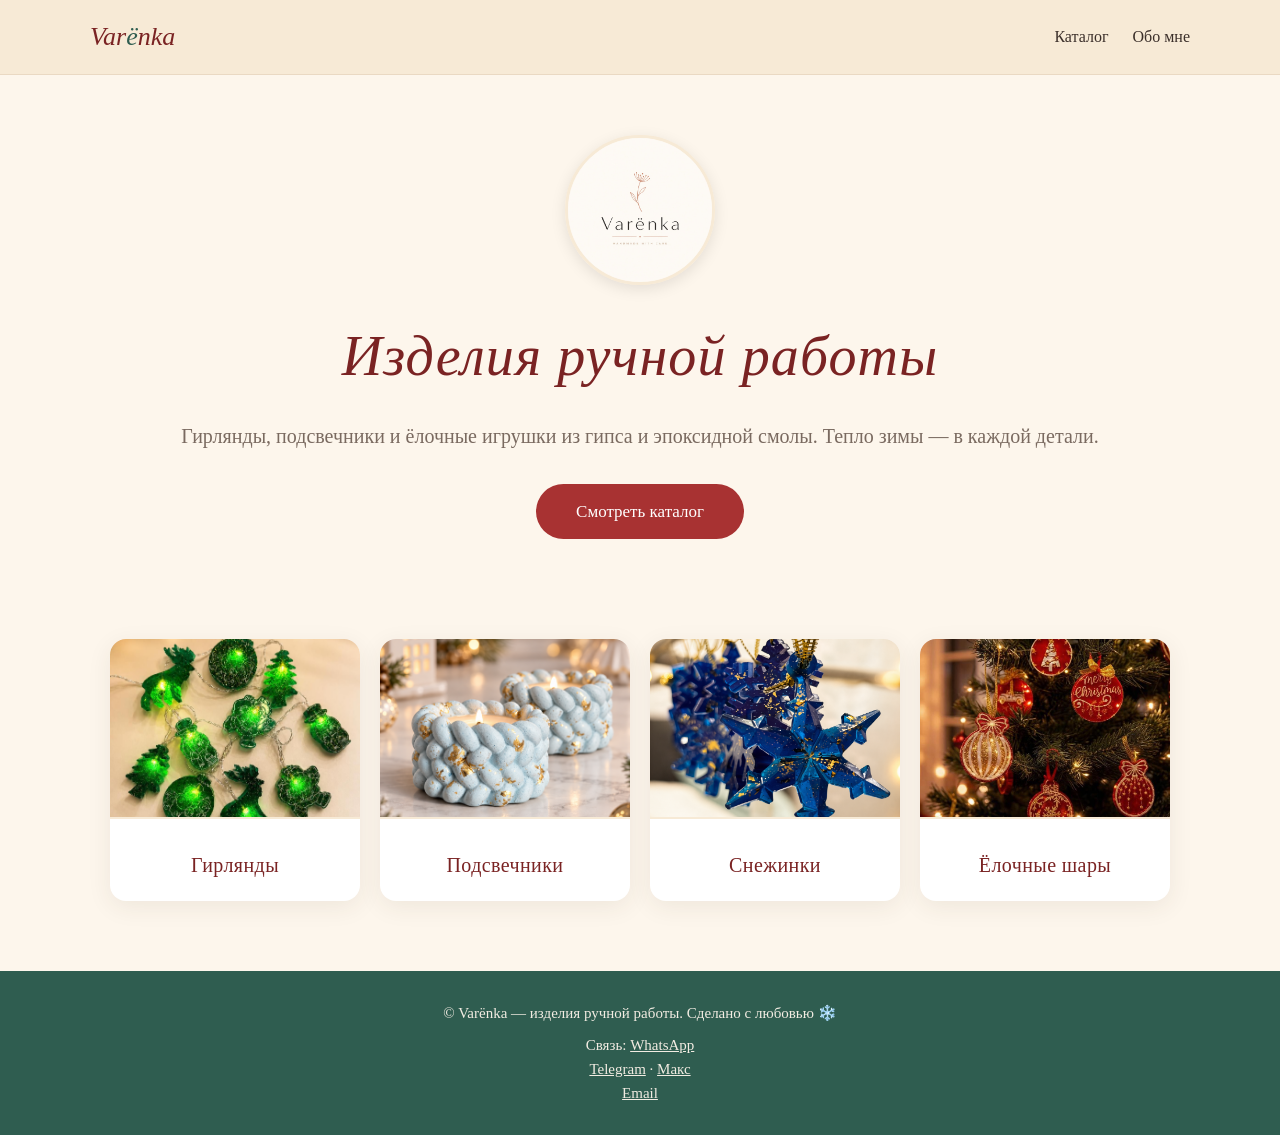
<file: index.html>
<!DOCTYPE html>
<html lang="ru">
<head>
  <meta charset="UTF-8">
  <meta name="viewport" content="width=device-width, initial-scale=1.0">
  <title>Varёnka — изделия ручной работы</title>
  <meta name="description" content="Гирлянды, подсвечники и ёлочные игрушки ручной работы из гипса и эпоксидной смолы.">
  <link rel="stylesheet" href="style.css">
</head>
<body>

<header>
  <div class="container nav">
    <a href="index.html" class="logo">Var<span>ё</span>nka</a>
    <ul>
      <li><a href="catalog.html">Каталог</a></li>
      <li><a href="about.html">Обо мне</a></li>
    </ul>
  </div>
</header>

<section class="hero">
  <div class="container" style="text-align: center;">
    <img src="images/logo.png" alt="Логотип Varёnka" class="my-logo">
    <h1>Изделия ручной работы</h1>
    <p>Гирлянды, подсвечники и ёлочные игрушки из гипса и эпоксидной смолы. Тепло зимы — в каждой детали.</p>
    <a href="catalog.html" class="btn">Смотреть каталог</a>
  </div>
</section>
  
<section class="container">
  <div class="categories">
    <a href="catalog.html?cat=Гирлянды" class="cat-card">
      <img src="images/cat-garland.jpg" alt="Гирлянды" class="cat-img">
      <h3>Гирлянды</h3>
    </a>
    <a href="catalog.html?cat=Подсвечники" class="cat-card">
      <img src="images/cat-candle.jpg" alt="Подсвечники" class="cat-img">
      <h3>Подсвечники</h3>
     </a>
    <a href="catalog.html?cat=Снежинки" class="cat-card">
      <img src="images/cat-snowflake.jpg" alt="Снежинки" class="cat-img">
      <h3>Снежинки</h3>
    </a>
    <a href="catalog.html?cat=Шары" class="cat-card">
      <img src="images/cat-ball.jpg" alt="Ёлочные шары" class="cat-img">
      <h3>Ёлочные шары</h3>
    </a>
  </div>
</section>

<footer>
  <p>© Varёnka — изделия ручной работы. Сделано с любовью ❄️</p>
  <p style="margin-top:8px;">
    Связь: 
    <a href="https://wa.me/+79312424304" target="_blank">WhatsApp</a><br>
      <a href="https://t.me/zaigrinavs">Telegram</a> ·
   <a href="https://max.ru/u/f9LHodD0cOLlz1ItaKKBuRrBQSuhfOYl6oUlWiGbm6PGYJE0i15IHQIW2W4" target="_blank">Макс</a><br>
      <a href="fep0000@gmail.com">Email</a>
  </p>
</footer>

</body>
</html>
</file>
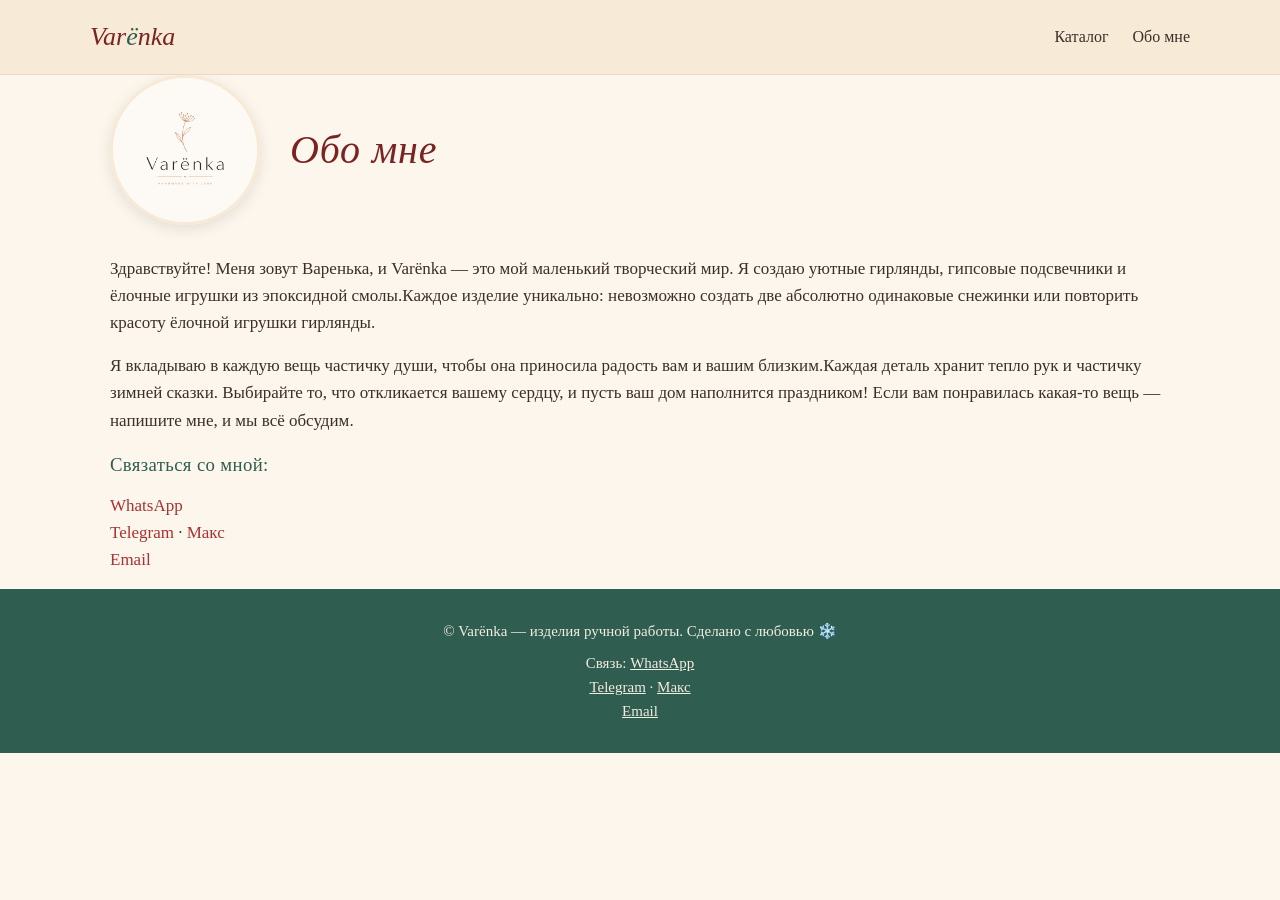
<file: about.html>
<!DOCTYPE html>
<html lang="ru">
<head>
  <meta charset="UTF-8">
  <meta name="viewport" content="width=device-width, initial-scale=1.0">
  <title>Обо мне — Varёnka</title>
  <link rel="stylesheet" href="style.css">
</head>
<body>

<header>
  <div class="container nav">
    <a href="index.html" class="logo">Var<span>ё</span>nka</a>
    <ul>
      <li><a href="catalog.html">Каталог</a></li>
      <li><a href="about.html">Обо мне</a></li>
    </ul>
  </div>
</header>

<div class="container about">
  
 <div class="about-flex">
    <img src="images/logo.png" alt="Логотип Varёnka" class="my-logo">
    <h1>Обо мне</h1>
  </div>
  
  <div class="about-text">
    <p>Здравствуйте! Меня зовут Варенька, и Varёnka — это мой маленький творческий мир. Я создаю уютные гирлянды, гипсовые подсвечники и ёлочные игрушки из эпоксидной смолы.Каждое изделие уникально: невозможно создать две абсолютно одинаковые снежинки или повторить красоту ёлочной игрушки гирлянды.</p>
  <p> Я вкладываю в каждую вещь частичку души, чтобы она приносила радость вам и вашим близким.Каждая деталь хранит тепло рук и частичку зимней сказки. Выбирайте то, что откликается вашему сердцу, и пусть ваш дом наполнится праздником! Если вам понравилась какая-то вещь — напишите мне, и мы всё обсудим.</p>

  <div class="contacts">
    <h3 style="margin-bottom:12px;color:var(--green)">Связаться со мной:</h3>
    <p>
       <a href="https://wa.me/+79312424304" target="_blank">WhatsApp</a><br>
      <a href="https://t.me/zaigrinavs">Telegram</a> ·
   <a href="https://max.ru/u/f9LHodD0cOLlz1ItaKKBuRrBQSuhfOYl6oUlWiGbm6PGYJE0i15IHQIW2W4" target="_blank">Макс</a><br>
      <a href="fep0000@gmail.com">Email</a>
    </p>
  </div>
</div>
</div>
<footer>
  <p>© Varёnka — изделия ручной работы. Сделано с любовью ❄️</p>
  <p style="margin-top:8px;">
    Связь: 
    <a href="https://wa.me/+79312424304" target="_blank">WhatsApp</a><br>
      <a href="https://t.me/zaigrinavs">Telegram</a> ·
   <a href="https://max.ru/u/f9LHodD0cOLlz1ItaKKBuRrBQSuhfOYl6oUlWiGbm6PGYJE0i15IHQIW2W4" target="_blank">Макс</a><br>
      <a href="fep0000@gmail.com">Email</a>
  </p>
</footer>
    
</body>
</html>
</file>
<file: style.css>
/* ===== Базовое ===== */
* { box-sizing: border-box; margin: 0; padding: 0; }

:root {
  --bg: #fdf6ec;
  --bg-soft: #f7ead6;
  --accent: #a83232;
  --accent-dark: #7a2323;
  --green: #2f5d50;
  --text: #3b2f2a;
  --muted: #7a6a60;
  --card: #ffffff;
  --shadow: 0 6px 24px rgba(59, 47, 42, 0.08);
  --radius: 16px;
}

body {
  font-family: "Georgia", "Times New Roman", serif;
  background: var(--bg);
  color: var(--text);
  line-height: 1.6;
}

h1, h2, h3 { font-weight: normal; letter-spacing: 0.02em; }
a { color: var(--accent); text-decoration: none; }
a:hover { text-decoration: underline; }
img { max-width: 100%; display: block; }
.container { max-width: 1100px; margin: 0 auto; padding: 0 20px; }

/* ===== Шапка ===== */
header {
  background: var(--bg-soft);
  border-bottom: 1px solid #ead9c3;
  position: sticky; top: 0; z-index: 10;
}
.nav {
  display: flex; align-items: center; justify-content: space-between;
  padding: 16px 0; flex-wrap: wrap; gap: 12px;
}
.logo { font-size: 26px; font-family: "Georgia", serif; font-style: italic; color: var(--accent-dark); }
.logo span { color: var(--green); }
.nav ul { display: flex; gap: 24px; list-style: none; flex-wrap: wrap; }
.nav ul a { color: var(--text); font-size: 16px; }

/* ===== Универсальный логотип (ЖЕЛЕЗОБЕТОННЫЙ) ===== */
.my-logo {
  width: 150px !important; 
  height: 150px !important; 
  max-width: 150px !important;
  min-width: 150px !important;
  object-fit: cover !important; 
  border-radius: 50% !important; /* Принудительно круглый */
  box-shadow: 0 4px 15px rgba(0,0,0,0.1) !important;
  border: 3px solid var(--bg-soft) !important;
  display: inline-block !important;
  margin: 0 auto 20px auto !important;
}

/* ===== Баннер на главной ===== */
.hero { padding: 60px 0; text-align: center; }
.hero h1 { font-size: clamp(34px, 6vw, 56px); color: var(--accent-dark); margin-bottom: 18px; font-style: italic; }
.hero p { font-size: clamp(16px, 2.4vw, 20px); color: var(--muted); margin-bottom: 32px; }

.btn {
  display: inline-block;
  background: var(--accent);
  color: #fff !important;
  padding: 14px 40px;
  border-radius: 50px;
  font-size: 17px;
  transition: background .2s;
  text-decoration: none !important;
}
.btn:hover { background: var(--accent-dark); transform: translateY(-2px); }

/* ===== Категории на главной ===== */
.categories { display: grid; grid-template-columns: repeat(auto-fit, minmax(200px, 1fr)); gap: 20px; padding: 40px 0 70px; }
.cat-card { background: var(--card); border-radius: var(--radius); padding: 36px 20px; text-align: center; box-shadow: var(--shadow); transition: transform .2s; color: var(--text); display: flex; flex-direction: column; align-items: center; overflow: hidden; padding: 0 0 20px 0; }
.cat-card:hover { transform: translateY(-4px); text-decoration: none; }
.cat-card h3 { color: var(--accent-dark); font-size: 20px; margin-top: 15px; }
.cat-img { width: 100%; height: 180px; object-fit: cover; margin-bottom: 15px; border-bottom: 2px solid var(--bg-soft); transition: transform 0.3s ease; }
.cat-card:hover .cat-img { transform: scale(1.05); }

* =========================================
   СТРАНИЦА "ОБО МНЕ" - ФИНАЛЬНЫЙ ВАРИАНТ
   ========================================= */

/* Контейнер страницы */
.about {
  padding: 60px 0;
  max-width: 800px;
  margin: 0 auto;
}
/* КОМПЬЮТЕР: Логотип слева, заголовок справа */
.about-flex {
  display: flex !important;
  align-items: center !important; /* Выравниваем по центру по вертикали */
  justify-content: flex-start !important; /* Прижимаем к левому краю */
  gap: 30px !important; /* Отступ между лого и текстом */
  margin-bottom: 30px !important;
  text-align: left !important;
}
/* Фиксируем размер лого на компьютере */
.about-flex .my-logo {
  width: 150px !important;
  height: 150px !important;
  max-width: 150px !important;
  min-width: 150px !important;
  margin: 0 !important; /* Убираем автоцентрирование */
  border-radius: 50% !important;
  object-fit: cover !important;
}

* Убираем лишние отступы у заголовка "Обо мне" */
.about-flex h1 {
  margin: 0 !important;
  /* Возвращаем стандартные стили заголовка */
  font-size: clamp(28px, 4vw, 40px) !important; 
  color: var(--text) !important; /* Возвращаем темный цвет текста */
  font-style: normal !important; /* Убираем курсив */
  font-weight: normal !important;
}
/* =========================================
   ТЕЛЕФОН: Логотип по центру, текст по центру
   ========================================= */
@media (max-width: 768px) {
  .about-flex {
    flex-direction: column !important; /* Ставим друг под другом */
    justify-content: center !important;
    text-align: center !important; /* Текст по центру */
  }
 .about-flex .my-logo {
    margin: 0 auto 20px auto !important; /* Центрируем лого */
    width: 120px !important;
    height: 120px !important;
    min-width: 120px !important;
    max-width: 120px !important;
  }
}
.about-text p { margin-bottom: 16px; font-size: 17px; }

/* ===== Каталог ===== */
.catalog-header { padding: 50px 0 20px; text-align: center; }
.catalog-header h1 { font-size: clamp(28px, 4vw, 40px); color: var(--accent-dark); font-style: italic; }
.catalog-header p { color: var(--muted); }
.filters { display: flex; gap: 10px; flex-wrap: wrap; justify-content: center; padding: 20px 0 30px; }
.filter-btn { background: var(--card); border: 1.5px solid #ead9c3; border-radius: 40px; padding: 8px 20px; cursor: pointer; font-family: inherit; font-size: 15px; color: var(--text); transition: all .2s; }
.filter-btn:hover { border-color: var(--accent); }
.filter-btn.active { background: var(--accent); color: #fff; border-color: var(--accent); }
.grid { display: grid; grid-template-columns: repeat(auto-fill, minmax(240px, 1fr)); gap: 24px; padding-bottom: 70px; }
.card { background: var(--card); border-radius: var(--radius); overflow: hidden; box-shadow: var(--shadow); transition: transform .2s; display: flex; flex-direction: column; cursor: pointer; }
.card:hover { transform: translateY(-4px); }
.card .photo { aspect-ratio: 1 / 1; background: var(--bg-soft); overflow: hidden; position: relative; }
.card .photo img { width: 100%; height: 100%; object-fit: cover; }
.card .body { padding: 16px 18px 20px; flex: 1; display: flex; flex-direction: column; }
.card .cat-label { font-size: 12px; text-transform: uppercase; letter-spacing: 0.08em; color: var(--green); margin-bottom: 6px; }
.card h3 { font-size: 18px; margin-bottom: 8px; color: var(--text); }
.card .desc { font-size: 14px; color: var(--muted); flex: 1; margin-bottom: 12px; }
.card .price { font-size: 18px; color: var(--accent-dark); font-weight: bold; }

/* ===== Модальное окно ===== */
.modal { display: none; position: fixed; z-index: 100; left: 0; top: 0; width: 100%; height: 100%; overflow: auto; background-color: rgba(59, 47, 42, 0.9); backdrop-filter: blur(4px); }
.modal-content { margin: 5% auto; display: block; max-width: 80%; max-height: 75vh; border-radius: 8px; box-shadow: 0 0 20px rgba(0,0,0,0.5); object-fit: contain; animation: zoom 0.3s; }
@keyframes zoom { from {transform: scale(0.8)} to {transform: scale(1)} }
.close { position: absolute; top: 20px; right: 35px; color: #fdf6ec; font-size: 40px; font-weight: bold; cursor: pointer; }
.close:hover { color: var(--accent); }
.prev, .next { cursor: pointer; position: absolute; top: 50%; width: auto; padding: 16px; margin-top: -50px; color: white; font-weight: bold; font-size: 30px; transition: 0.3s; user-select: none; text-decoration: none; }
.next { right: 20px; border-radius: 3px 0 0 3px; }
.prev { left: 20px; border-radius: 0 3px 3px 0; }
.prev:hover, .next:hover { background-color: rgba(168,50,50,0.8); color: #fff; }
#caption { margin: auto; display: block; width: 80%; max-width: 700px; text-align: center; color: #fdf6ec; padding: 10px 0; font-size: 20px; font-style: italic; }

/* ===== Подвал ===== */
footer { background: var(--green); color: #f2ece2; text-align: center; padding: 30px 20px; font-size: 15px; }
footer a { color: #f2ece2; text-decoration: underline; }

/* ===== Мобильная адаптация ===== */
@media (max-width: 768px) {
  .hero-flex { flex-direction: column; text-align: center; }
    .about-flex {
    flex-direction: row; /* Оставляем в линию (лого слева, текст справа) */
    justify-content: flex-start; /* Прижимаем к левому краю */
    text-align: left;
    gap: 15px; /* Чуть уменьшаем отступ для телефона */
  }
  
 .about-flex .my-logo {
    margin: 0 auto 20px auto !important; 
    width: 120px !important;
    height: 120px !important;
    min-width: 120px !important;
    max-width: 120px !important;
  }

  .about-flex h1 {
    font-size: 24px; /* Уменьшаем заголовок, чтобы влез в строку */
  }
  .my-logo {
    width: 120px !important;
    height: 120px !important;
    min-width: 120px !important;
    max-width: 120px !important;
  }
}

@media (max-width: 600px) {
  .nav ul { gap: 14px; font-size: 15px; }
  .hero { padding: 50px 0 40px; }
  .grid { grid-template-columns: repeat(auto-fill, minmax(160px, 1fr)); gap: 14px; }
  .card .body { padding: 12px; }
  .card h3 { font-size: 16px; }
  .card .desc { font-size: 13px; }
}
/* Возвращаем заголовку "Обо мне" его изначальный красивый вид */
.about-flex h1 {
  font-size: clamp(28px, 4vw, 40px) !important; /* Крупный размер */
  color: var(--accent-dark) !important; /* Винный оттенок */
  font-style: italic !important; /* Курсив */
  font-weight: normal !important;
  margin: 0 !important;
}
</file>
